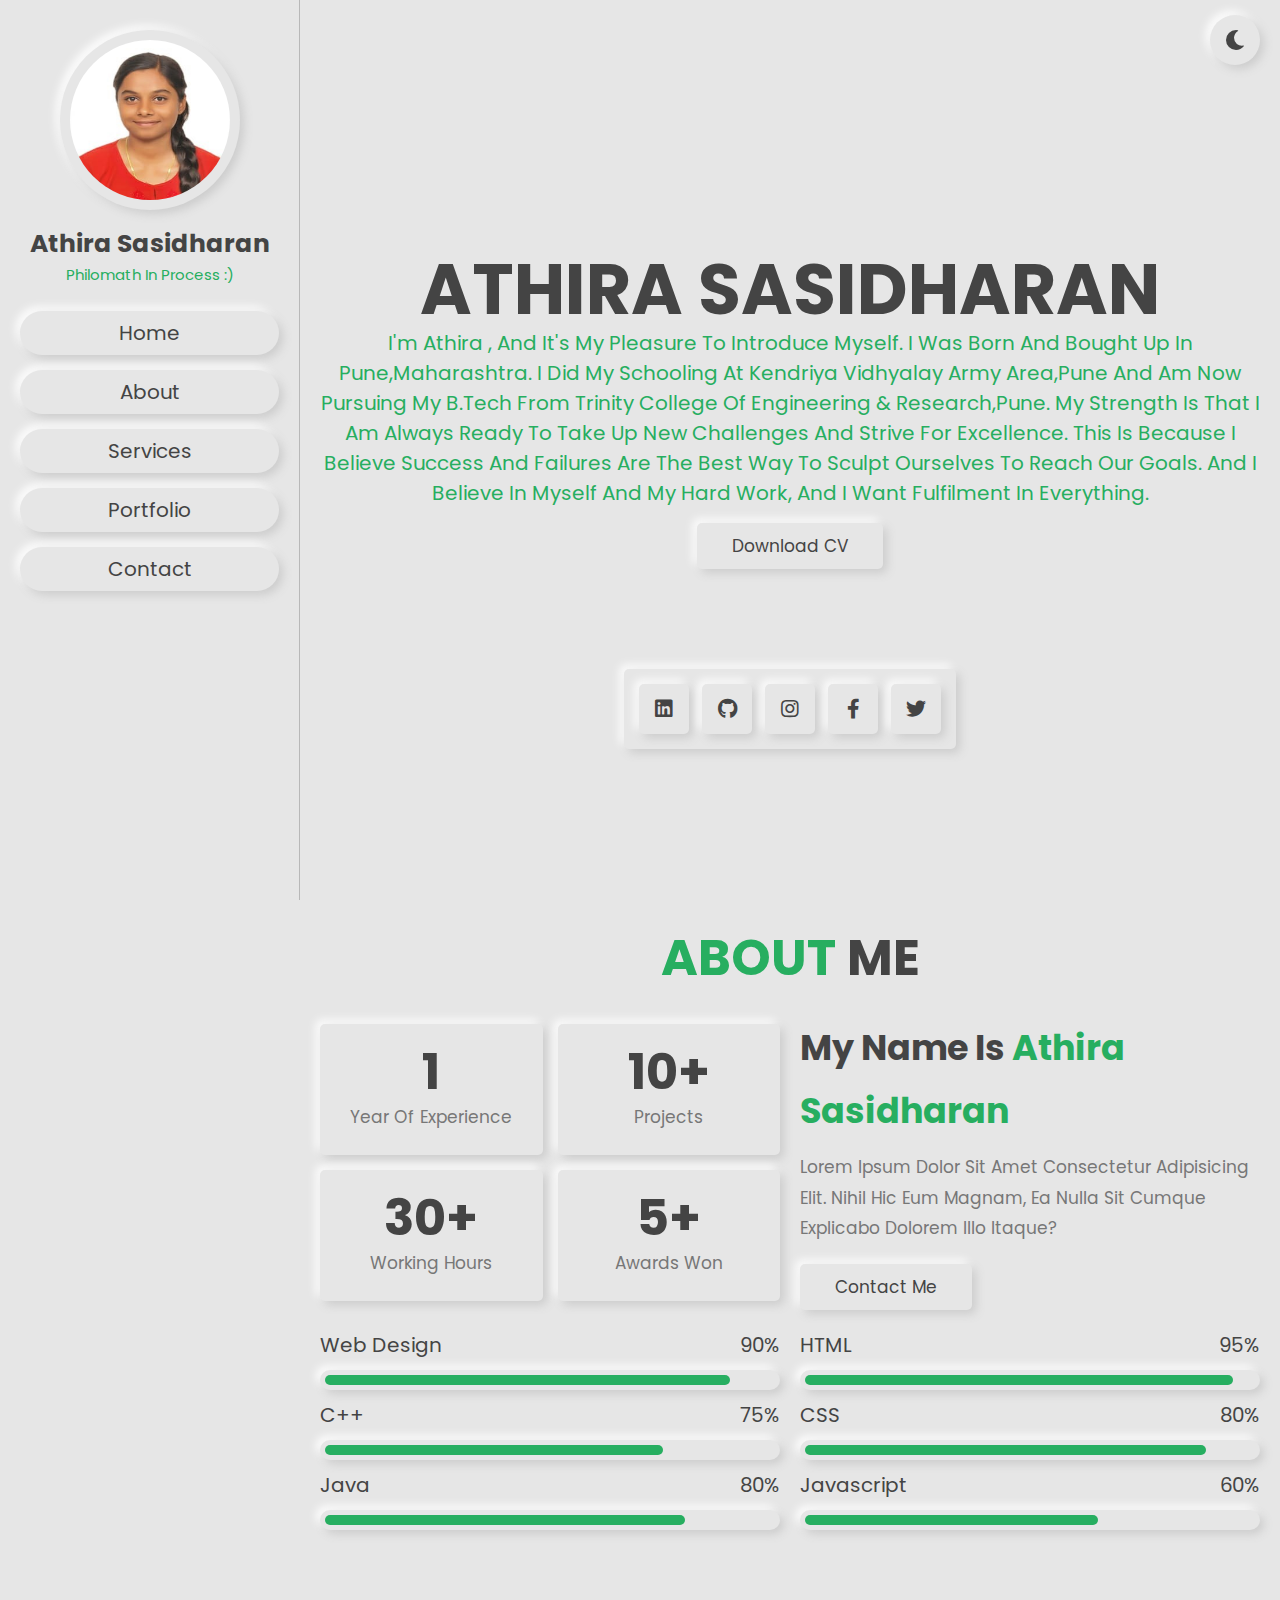
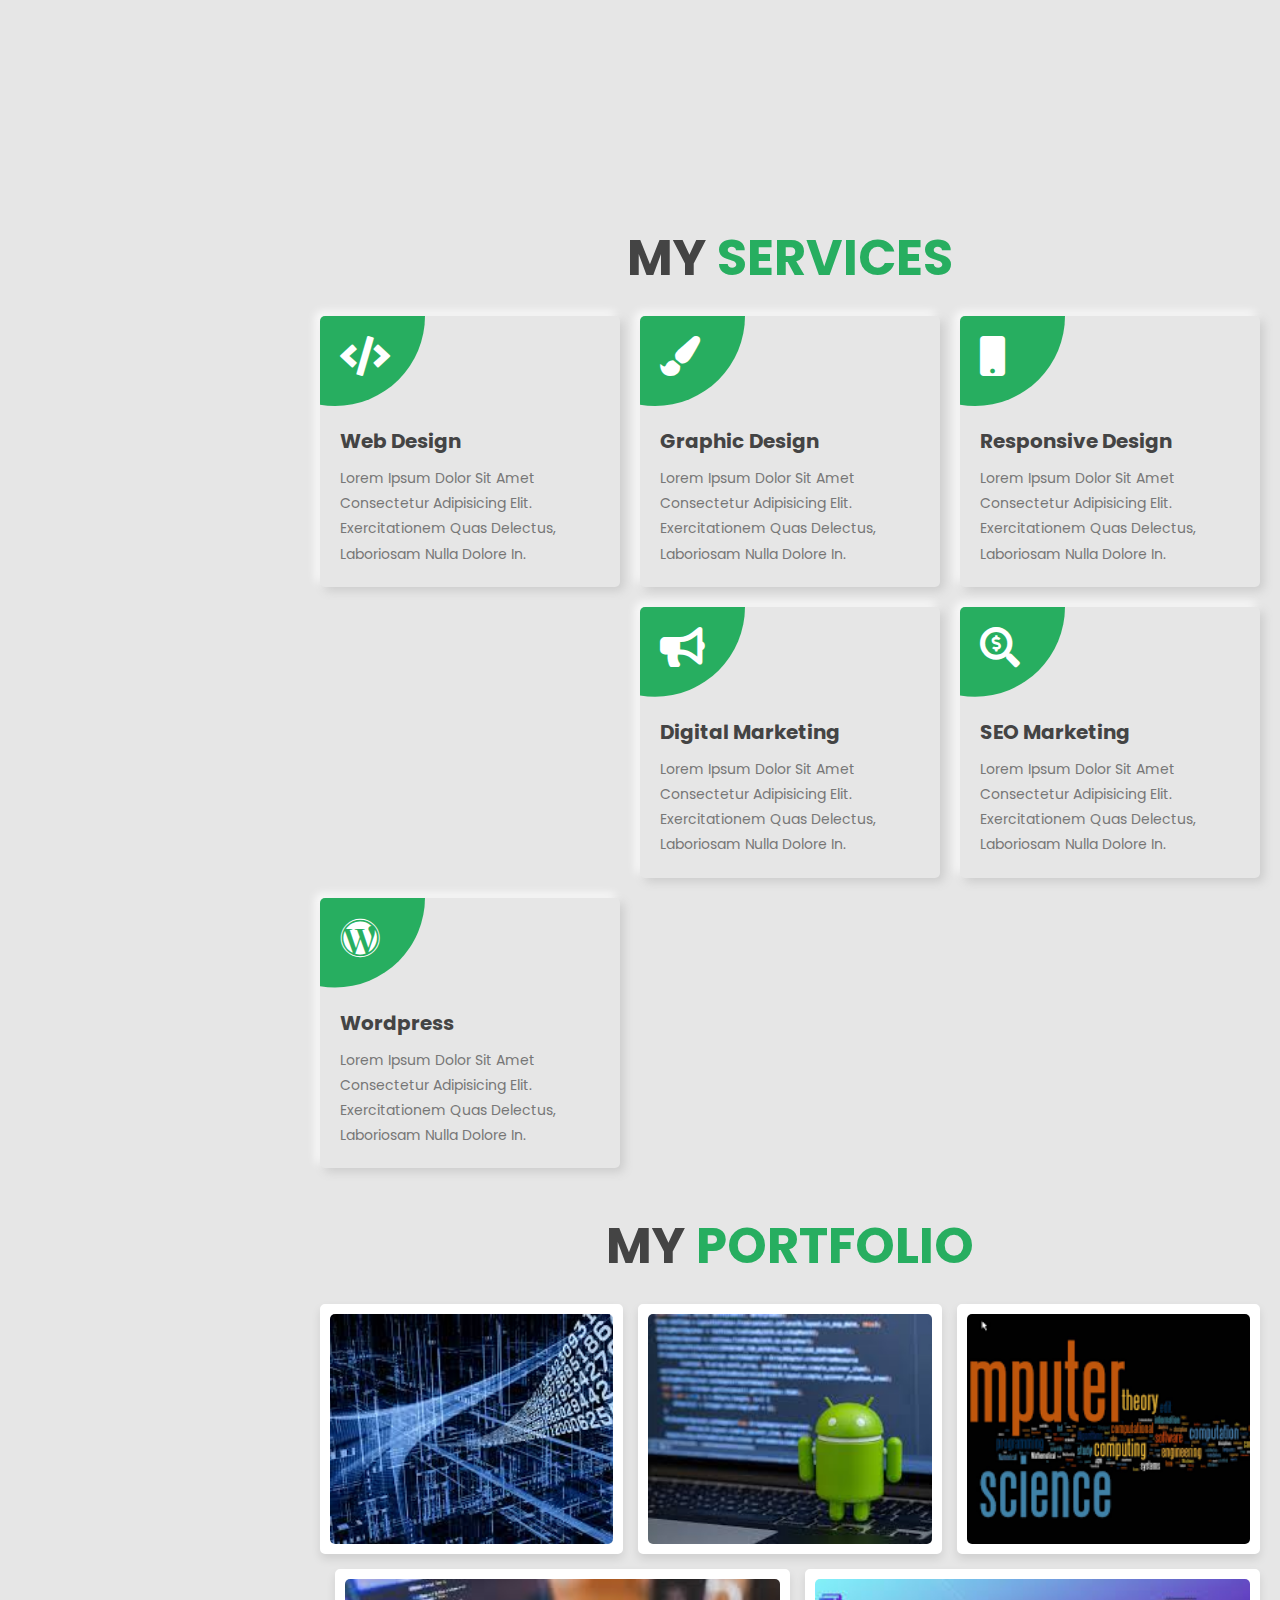
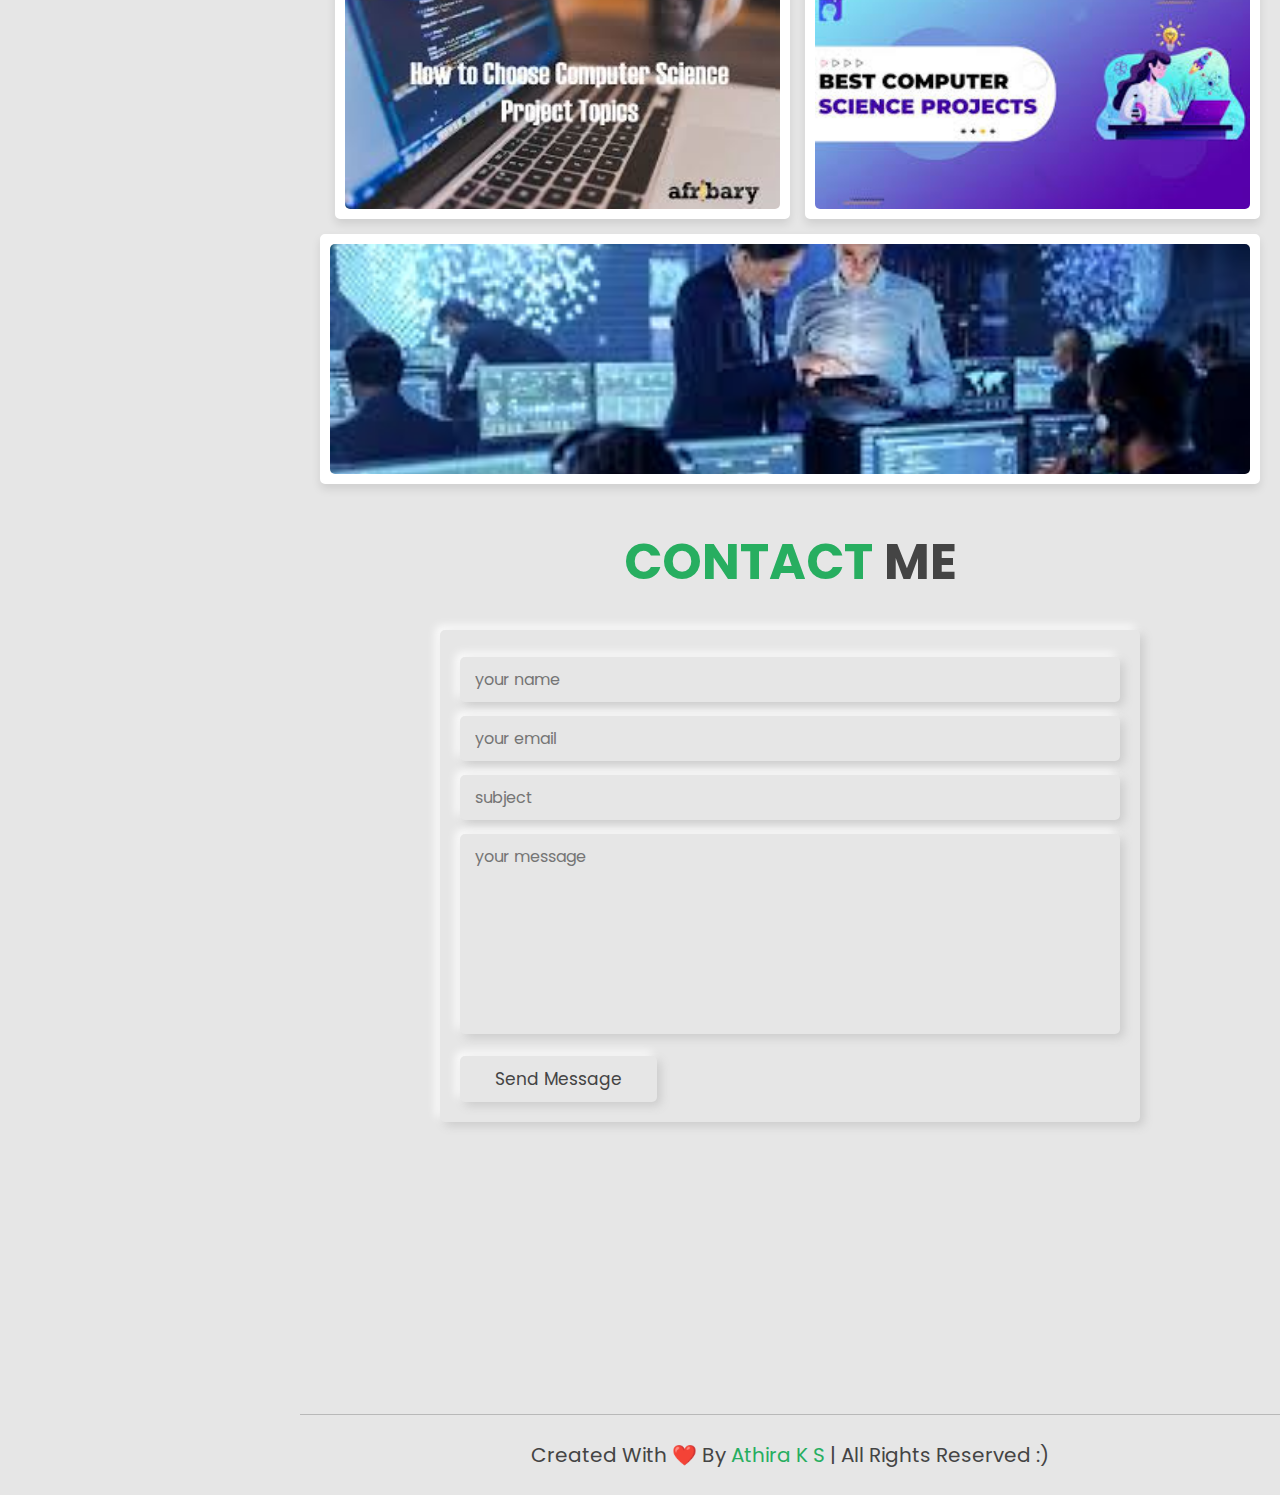
<file: Task-2_portfolio/index.html>
<!DOCTYPE html>
<html lang="en">
<head>
    <meta charset="UTF-8">
    <meta http-equiv="X-UA-Compatible" content="IE=edge">
    <meta name="viewport" content="width=device-width, initial-scale=1.0">
    <title>Athira's Personal portfolio</title>

    <!-- font awesome cdn link  -->
    <link rel="stylesheet" href="https://cdnjs.cloudflare.com/ajax/libs/font-awesome/5.15.4/css/all.min.css">

    <!-- custom css file link  -->
    <link rel="stylesheet" href="css/style.css">

</head>
<body>
    
<!-- header section starts  -->

<header class="header">

    <div class="user">
        <img src="image/user-img.png" alt="">
        <h3>Athira Sasidharan</h3>
        <p>Philomath in process :)</p>
    </div>

    <nav class="navbar">
        <a href="#home">home</a>
        <a href="#about">about</a>
        <a href="#services">services</a>
        <a href="#portfolio">portfolio</a>
        <a href="#contact">contact</a>
    </nav>

</header>

<!-- header section ends -->

<div id="menu-btn" class="fas fa-bars"></div>

<!-- theme toggler  -->

<div id="theme-toggler" class="fas fa-moon"></div>

<!-- home section starts  -->

<section class="home" id="home">

    <div class="content">
        <h3>Athira Sasidharan</h3>
        <p>I'm Athira , and it's my pleasure to introduce myself. 
            I was born and bought up in Pune,Maharashtra. 
            I did my schooling at Kendriya Vidhyalay Army Area,Pune 
            and am now pursuing my B.Tech from Trinity College of Engineering & Research,Pune.

            My strength is that I am always ready to take up new challenges and 
            strive for excellence. This is because I believe success and failures are 
            the best way to sculpt ourselves to reach our goals. And I believe in myself and my 
            hard work, and I want fulfilment in everything.</p>
            
        <a href="#" class="btn">download CV</a>
    </div>

    <div class="share">
        <a href="https://www.linkedin.com/in/athira-sasidharan-21a4441b0" class="fab fa-linkedin"></a>
        <a href="https://github.com/athira4" class="fab fa-github"></a>
        <a href="https://instagram.com/itzz_mee_aadi?utm_medium=copy_link" class="fab fa-instagram"></a>
        <a href="https://m.facebook.com/100016367974496/" class="fab fa-facebook-f"></a>
        <a href="https://mobile.twitter.com/its_me_A_S_" class="fab fa-twitter"></a>
    </div>

</section>

<!-- home section ends -->

<!-- about section starts  -->

<section class="about" id="about">

    <h1 class="heading"> <span>about</span> me </h1>

    <div class="row">

        <div class="box-container">
            <div class="box">
                <h3>1</h3>
                <p>year of experience</p>
            </div>
            <div class="box">
                <h3>10+</h3>
                <p>Projects</p>
            </div>
            <div class="box">
                <h3>30+</h3>
                <p>working hours</p>
            </div>
            <div class="box">
                <h3>5+</h3>
                <p>awards won</p>
            </div>
        </div>

        <div class="content">
            <h3>my name is <span>Athira Sasidharan</span></h3>
            <p>Lorem ipsum dolor sit amet consectetur adipisicing elit. Nihil hic eum magnam, ea nulla sit cumque explicabo dolorem illo itaque?</p>
            <a href="#" class="btn">contact me</a>
        </div>

    </div>

    <div class="row">

        <div class="progress">
            <h3> web design <span>90%</span> </h3>
            <div class="bar bar-1-1"><span></span></div>
            <h3> C++ <span>75%</span> </h3>
            <div class="bar bar-1-2"><span></span></div>
            <h3> Java <span>80%</span> </h3>
            <div class="bar bar-1-3"><span></span></div>
        </div>

        <div class="progress">
            <h3> HTML <span>95%</span> </h3>
            <div class="bar bar-2-1"><span></span></div>
            <h3> CSS <span>80%</span> </h3>
            <div class="bar bar-2-2"><span></span></div>
            <h3> javascript <span>60%</span> </h3>
            <div class="bar bar-2-3"><span></span></div>
        </div>

    </div>

</section>

<!-- about section ends -->

<!-- services section starts  -->

<section class="services" id="services">

    <h1 class="heading"> my <span>services</span> </h1>

    <div class="box-container">

        <div class="box">
            <i class="fas fa-code"></i>
            <h3>web design</h3>
            <p>Lorem ipsum dolor sit amet consectetur adipisicing elit. Exercitationem quas delectus, laboriosam nulla dolore in.</p>
        </div>

        <div class="box">
            <i class="fas fa-paint-brush"></i>
            <h3>graphic design</h3>
            <p>Lorem ipsum dolor sit amet consectetur adipisicing elit. Exercitationem quas delectus, laboriosam nulla dolore in.</p>
        </div>

        <div class="box">
            <i class="fas fa-mobile"></i>
            <h3>responsive design</h3>
            <p>Lorem ipsum dolor sit amet consectetur adipisicing elit. Exercitationem quas delectus, laboriosam nulla dolore in.</p>
        </div>
        <br>
        
        <div class="box">
            <i class="fas fa-bullhorn"></i>
            <h3>digital marketing</h3>
            <p>Lorem ipsum dolor sit amet consectetur adipisicing elit. Exercitationem quas delectus, laboriosam nulla dolore in.</p>
        </div>

        <div class="box">
            <i class="fas fa-search-dollar"></i>
            <h3>SEO marketing</h3>
            <p>Lorem ipsum dolor sit amet consectetur adipisicing elit. Exercitationem quas delectus, laboriosam nulla dolore in.</p>
        </div>

        <div class="box">
            <i class="fab fa-wordpress"></i>
            <h3>wordpress</h3>
            <p>Lorem ipsum dolor sit amet consectetur adipisicing elit. Exercitationem quas delectus, laboriosam nulla dolore in.</p>
        </div>

    </div>

</section>

<!-- services section ends -->

<!-- portfolio section starts  -->

<section class="portfolio" id="portfolio">

    <h1 class="heading"> my <span>portfolio</span> </h1>

    <div class="box-container">

        <div class="box">
            <img src="image/img-1.jpg" alt="">
            <div class="content">
                <h3>project 01</h3>
            </div>
        </div>

        <div class="box">
            <img src="image/img-2.jpg" alt="">
            <div class="content">
                <h3>project 02</h3>
            </div>
        </div>

        <div class="box">
            <img src="image/img-3.jpg" alt="">
            <div class="content">
                <h3>project 03</h3>
            </div>
        </div>

        <br>
        
        <div class="box">
            <img src="image/img-4.jpg" alt="">
            <div class="content">
                <h3>project 04</h3>
            </div>
        </div>

        <div class="box">
            <img src="image/img-5.jpg" alt="">
            <div class="content">
                <h3>project 05</h3>
            </div>
        </div>

        <div class="box">
            <img src="image/img-6.jpg" alt="">
            <div class="content">
                <h3>project 06</h3>
            </div>
        </div>

    </div>

</section>

<!-- portfolio section ends -->

<!-- contact section starts -->

<section class="contact" id="contact">

    <h1 class="heading"> <span>contact</span> me </h1>

    <form action="">
        <input type="text" placeholder="your name" class="box">
        <input type="email" placeholder="your email" class="box">
        <input type="text" placeholder="subject" class="box">
        <textarea name="" class="box" placeholder="your message" id="" cols="30" rows="10"></textarea>
        <input type="submit" value="send message" class="btn">
    </form>

</section>

<!-- contact section ends -->

<div class="credits"> Created with &#10084;&#65039 by <span>Athira K S</span> | all rights reserved :)</div>













<!-- custom js file link  -->
<script src="js/script.js"></script>

</body>
</html>
</file>
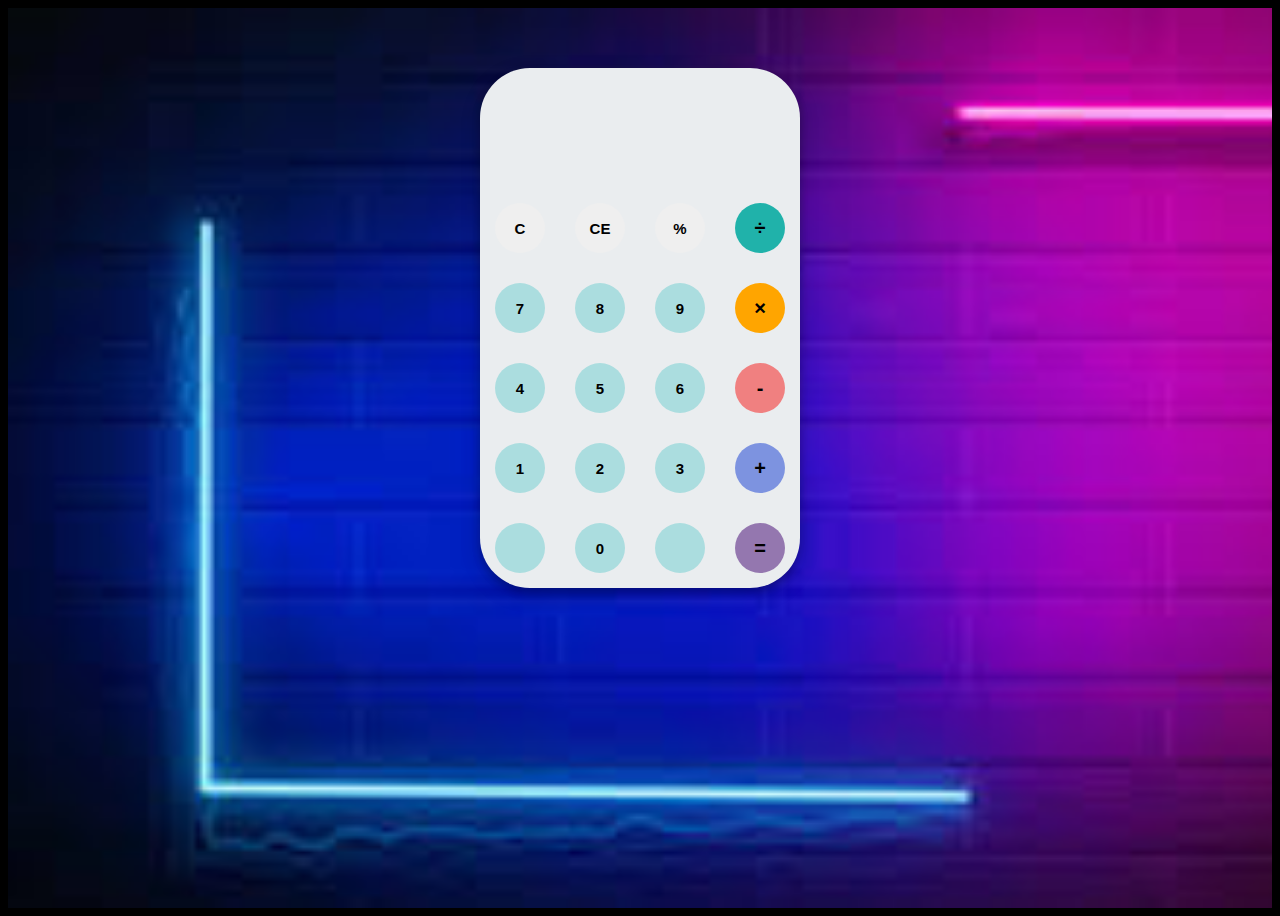
<file: Task-3_Calculator/index.html>
<html>
	<head>
		<link rel="stylesheet" type="text/css" href="style.css">
		<link href="https://fonts.googleapis.com/css?family=Open+Sans:600,700" rel="stylesheet">
		<title>A simple calculator-By Athira</title>
	</head>
	<body>
		<div id="container">
			<div id="calculator">
				<div id="result">
					<div id="history">
						<p id="history-value"></p>
					</div>
					<div id="output">
						<p id="output-value"></p>
					</div>
				</div>
				<div id="keyboard">
					<button class="operator" id="clear">C</button>
					<button class="operator" id="backspace">CE</button>
					<button class="operator" id="%">%</button>
					<button class="operator" id="/">&#247;</button>
					<button class="number" id="7">7</button>
					<button class="number" id="8">8</button>
					<button class="number" id="9">9</button>
					<button class="operator" id="*">&times;</button>
					<button class="number" id="4">4</button>
					<button class="number" id="5">5</button>
					<button class="number" id="6">6</button>
					<button class="operator" id="-">-</button>
					<button class="number" id="1">1</button>
					<button class="number" id="2">2</button>
					<button class="number" id="3">3</button>
					<button class="operator" id="+">+</button>
					<button class="empty" id="empty"></button>
					<button class="number" id="0">0</button>
					<button class="empty" id="empty"></button>
					<button class="operator" id="=">=</button>
				</div>
			</div>
		</div>
		<script src="script.js"></script>
	</body>
</html>
</file>
<file: Task-2_portfolio/css/style.css>
@import url('https://fonts.googleapis.com/css2?family=Poppins:wght@100;200;300;400;500;600;700&display=swap');

:root{
    --green:#27ae60;
    --black:#444;
    --light-color:#777;
    --bg-color:#e6e6e6;
    --border:.1rem solid rgba(0,0,0,.2);
    --box-shadow:.4rem .4rem 1rem #ccc,
                -.4rem -.4rem 1rem #fff;
    --box-shadow-inset:.4rem .4rem 1rem #ccc inset,
                      -.4rem -.4rem 1rem #fff inset;
}

*{
    font-family: 'Poppins', sans-serif;
    margin:0; padding:0;
    box-sizing: border-box;
    outline: none; border:none;
    text-decoration: none;
    text-transform: capitalize;
    transition: .2s linear;
}

html{
    font-size: 62.5%;
    overflow-x: hidden;
    scroll-behavior: smooth;
}

body{
    background: var(--bg-color);
    padding-left: 30rem;
}

body.active{
    --black:#fff;
    --light-color:#ddd;
    --bg-color:#222;
    --border:.1rem solid rgba(0,0,0,.4);
    --box-shadow:.4rem .4rem 1rem #111,
                -.4rem -.4rem 1rem #333;
    --box-shadow-inset:.4rem .4rem 1rem #111 inset,
                      -.4rem -.4rem 1rem #333 inset;
}

section{
    min-height: 100vh;
    padding:2rem;
}

.btn{
    margin-top: 1rem;
    display: inline-block;
    padding:1rem 3.5rem;
    border-radius: .5rem;
    font-size: 1.7rem;
    cursor: pointer;
    background: none;
    color:var(--black);
    box-shadow: var(--box-shadow);
}

.btn:hover{
    box-shadow: var(--box-shadow-inset);
    color:var(--green);
}

.heading{
    text-align: center;
    font-size: 5rem;
    color:var(--black);
    text-transform: uppercase;
    padding-bottom: 2rem;
}

.heading span{
    color:var(--green);
    text-transform: uppercase;
}

.header{
    position: fixed;
    top:0; left: 0;
    z-index: 999;
    background: var(--bg-color);
    width: 30rem;
    border-right: var(--border);
    height: 100%;
    padding:2rem;
    text-align: center;
}

.header .user img{
    margin:1rem 0;
    border:1rem solid transparent;
    border-radius: 50%;
    height: 18rem;
    width: 18rem;
    box-shadow: var(--box-shadow);
}

.header .user h3{
    color:var(--black);
    font-size: 2.5rem;
}

.header .user p{
    color:var(--green);
    font-size: 1.5rem;
}

.header .navbar{
    padding-top: 1rem;
}

.header .navbar a{
    display: block;
    margin:1.5rem 0;
    padding:.7rem;
    border-radius: 5rem;
    font-size: 2rem;
    box-shadow: var(--box-shadow);
    color:var(--black);
}

.header .navbar a:hover{
    box-shadow: var(--box-shadow-inset);
    color: var(--green);
}

#menu-btn{
    position: fixed;
    top:1.5rem; left: 2rem;
    z-index: 1000;
    height: 5rem;
    width: 5rem;
    line-height: 5rem;
    border-radius: 50%;
    font-size: 2rem;
    cursor: pointer;
    box-shadow: var(--box-shadow);
    text-align: center;
    color:var(--black);
    background: var(--bg-color);
    display: none;
}

#menu-btn:hover{
    color:var(--green);
    box-shadow: var(--box-shadow-inset);
}

#theme-toggler{
    position: fixed;
    top:1.5rem; right: 2rem;
    z-index: 1000;
    height: 5rem;
    width: 5rem;
    line-height: 5rem;
    border-radius: 50%;
    font-size: 2rem;
    cursor: pointer;
    box-shadow: var(--box-shadow);
    text-align: center;
    color:var(--black);
    background: var(--bg-color);
}

#theme-toggler:hover{
    color:var(--green);
    box-shadow: var(--box-shadow-inset);
}

.home{
    display: flex;
    flex-flow: column;
    align-items: center;
    justify-content: center;
    text-align: center;
}

.home .content h3{
    font-size: 7rem;
    color:var(--black);
    line-height: 1.1;
    text-transform: uppercase;
}

.home .content p{
    font-size: 2rem;
    color:var(--green);
    padding-bottom: .5rem;
}

.home .share{
    position: relative;
    top: 10rem;
    border-radius: .5rem;
    box-shadow: var(--box-shadow);
    padding:1rem;
}

.home .share a{
    height: 5rem;
    width: 5rem;
    line-height: 5rem;
    box-shadow: var(--box-shadow);
    margin:.5rem;
    font-size: 2rem;
    color:var(--black);
    border-radius: .5rem;
}

.home .share a:hover{
    box-shadow: var(--box-shadow-inset);
    color:var(--green);
}

.about .row{
    display: flex;
    align-items: center;
    flex-wrap: wrap-reverse;
    gap:2rem;
}

.about .row .box-container{
    flex:1 1 40rem;
    display: flex;
    gap:1.5rem;
    flex-wrap: wrap;
}

.about .row .box-container .box{
    flex:1 1 18rem;
    text-align: center;
    padding:2rem;
    border-radius: .5rem;
    box-shadow: var(--box-shadow);
}

.about .row .box-container .box h3{
    font-size: 5rem;
    color:var(--black);
    line-height: 1.1;
}

.about .row .box-container .box p{
    font-size: 1.7rem;
    color:var(--light-color);
    padding:.5rem 0;
}

.about .row .content{
    flex:1 1 40rem;
}

.about .row .content h3{
    font-size: 3.5rem;
    color:var(--black);
    line-height: 1.8;
}

.about .row .content h3 span{
    color:var(--green);
}

.about .row .content p{
    font-size: 1.7rem;
    color:var(--light-color);
    line-height: 1.8;
    padding:1rem 0;
}

.about .row:nth-child(3){
    padding-top: 2rem;
}

.about .row .progress{
    flex:1 1 40rem;
}

.about .row .progress h3{
    color:var(--black);
    font-weight: normal;
    font-size: 2rem;
    display: flex;
    align-items: center;
    justify-content: space-between;
}

.about .row .progress .bar{
    box-shadow: var(--box-shadow);
    border-radius: 5rem;
    height:2rem;
    padding:.5rem;
    margin:1rem 0;
}

.about .row .progress .bar span{
    display: block;
    height: 100%;
    background: var(--green);
    border-radius: 5rem;
}

.about .row .progress .bar-1-1 span{
    width: 90%;
}

.about .row .progress .bar-1-2 span{
    width: 75%;
}

.about .row .progress .bar-1-3 span{
    width: 80%;
}

.about .row .progress .bar-2-1 span{
    width: 95%;
}

.about .row .progress .bar-2-2 span{
    width: 89%;
}

.about .row .progress .bar-2-3 span{
    width: 65%;
}

.services .box-container{
    display: grid;
    grid-template-columns: repeat(auto-fit, minmax(27rem, 1fr));
    gap:2rem;
}

.services .box-container .box{
    padding:2rem;
    border-radius: .5rem;
    box-shadow: var(--box-shadow);
    position: relative;
    z-index: 0;
    overflow:hidden;
}

.services .box-container .box i{
    font-size:4rem;
    padding-bottom: 5rem;
    color:#fff;
}

.services .box-container .box h3{
    font-size:2rem;
    padding-bottom: 1rem;
    color:var(--black);
}

.services .box-container .box p{
    font-size:1.4rem;
    line-height: 1.8;
    color:var(--light-color);
}

.services .box-container .box::before{
    content: '';
    position: absolute;
    top:0; left: 0;
    height: 100%;
    width: 100%;
    background: var(--green);
    z-index: -1;
    clip-path: circle(9rem at 5% 0%);
    transition: .3s linear;
}

.services .box-container .box:hover::before{    
    clip-path: circle(100%);
}

.services .box-container .box:hover > *{
    color:#fff;
}

.portfolio .box-container{
    display: flex;
    flex-wrap: wrap;
    gap:1.5rem;
}

.portfolio .box-container .box{
    flex:1 1 30rem;
    height:25rem;
    position: relative;
    overflow:hidden;
    border:1rem solid #fff;
    box-shadow: 0 .5rem 1rem rgba(0,0,0,.1);
    background:#fff;
    border-radius: .5rem;
}

.portfolio .box-container .box img{
    height:100%;
    width:100%;
    object-fit: cover;
    border-radius: .5rem;
    position: relative;
    z-index: 1;
}

.portfolio .box-container .box:hover img{
    height:75%;
    width:75%;
}

.portfolio .box-container .box h3{
    position: absolute;
    bottom:.5rem; left:1rem;
    font-size: 2.5rem;
    color:#333;
    text-transform: uppercase;
}

.portfolio .box-container .box .icons{
    position: absolute;
    top:1rem; right:1rem;
}

.portfolio .box-container .box .icons a{
    display: block;
    height:4rem;
    width:4rem;
    border-radius: .5rem;
    background: #eee;
    color:#333;
    font-size: 1.7rem;
    line-height: 4rem;
    text-align: center;
    margin-bottom: 1rem;
}

.portfolio .box-container .box .icons a:hover{
    background:var(--main-color);
    color:#fff;
}
.contact form{
    margin:1rem auto;
    max-width: 70rem;
    border-radius: .5rem;
    box-shadow: var(--box-shadow);
    padding:2rem;
}

.contact form .box{
    padding:1rem 1.5rem;
    width:100%;
    background: none;
    color:var(--black);
    font-size: 1.6rem;
    text-transform: none;
    margin:.7rem 0;
    box-shadow: var(--box-shadow);
    border-radius: .5rem;
}

.contact form textarea{
    height: 20rem;
    resize: none;
}

.contact form .box:focus{
    box-shadow: var(--box-shadow-inset);
}

.credits{
    font-size: 2rem;
    text-align: center;
    padding:2.5rem 1rem;
    margin-top: 1rem;
    border-top: var(--border);
    color:var(--black);
}

.credits span{
    color: var(--green);
}
















/* media queries  */

@media (max-width:991px){

    html{
        font-size: 55%;
    }

    body{
        padding-left: 0;
    }

    .header{
        left:-110%;
    }

    .header.active{
        left:0%;
        transition: .4s linear;
    }

    #menu-btn{
        display: initial;
    }

}

@media (max-width:450px){

    html{
        font-size: 50%;
    }

    .header{
        width:100%;
        border-right: 0;
    }

}
</file>
<file: Task-3_Calculator/style.css>
body{
	font-family: 'Open Sans',sans-serif;
	background-color: black;
}
#container{
    margin: 0;
    padding: 0;
	background-image: url(bg_image.png);
	background-size: cover;
    background-repeat: no-repeat;
    height: 100vh;
    
}
#calculator{
	width: 320px;
	height: 520px;
	background-color:#eaedef;
);
	margin: 0 auto;
	top: 60px;
	position: relative;
	border-radius: 50px;
	box-shadow: 0 4px 8px 0 rgba(0, 0, 0, 0.2), 0 6px 20px 0 rgba(0, 0, 0, 0.19);
}
#result{
	height: 120px;
}
#history{
	text-align: right;
	height: 20px;
	margin: 0 20px;
	padding-top: 20px;
	font-size: 15px;
	color: #919191;
}
#output{
	text-align: right;
	height: 60px;
	margin: 10px 20px;
	font-size: 30px;
}
#keyboard{
	height: 400px;
}
.operator, .number, .empty{
	width: 50px;
	height: 50px;
	margin: 15px;
	float: left;
	border-radius: 50%;
	border-width: 0;
	font-weight: bold;
	font-size: 15px;
}
.number, .empty{
	background-color: #abdddf;
}
.number, .operator{
	cursor: pointer;
}
.operator:active, .number:active{
	font-size: 13px;
}
.operator:focus, .number:focus, .empty:focus{
	outline: 0;
}
button:nth-child(4){
	font-size: 20px;
	background-color: #20b2aa;
}
button:nth-child(8){
	font-size: 20px;
	background-color: #ffa500;
}
button:nth-child(12){
	font-size: 20px;
	background-color: #f08080;
}
button:nth-child(16){
	font-size: 20px;
	background-color: #7d93e0;
}
button:nth-child(20){
	font-size: 20px;
	background-color: #9477af;
}
</file>
